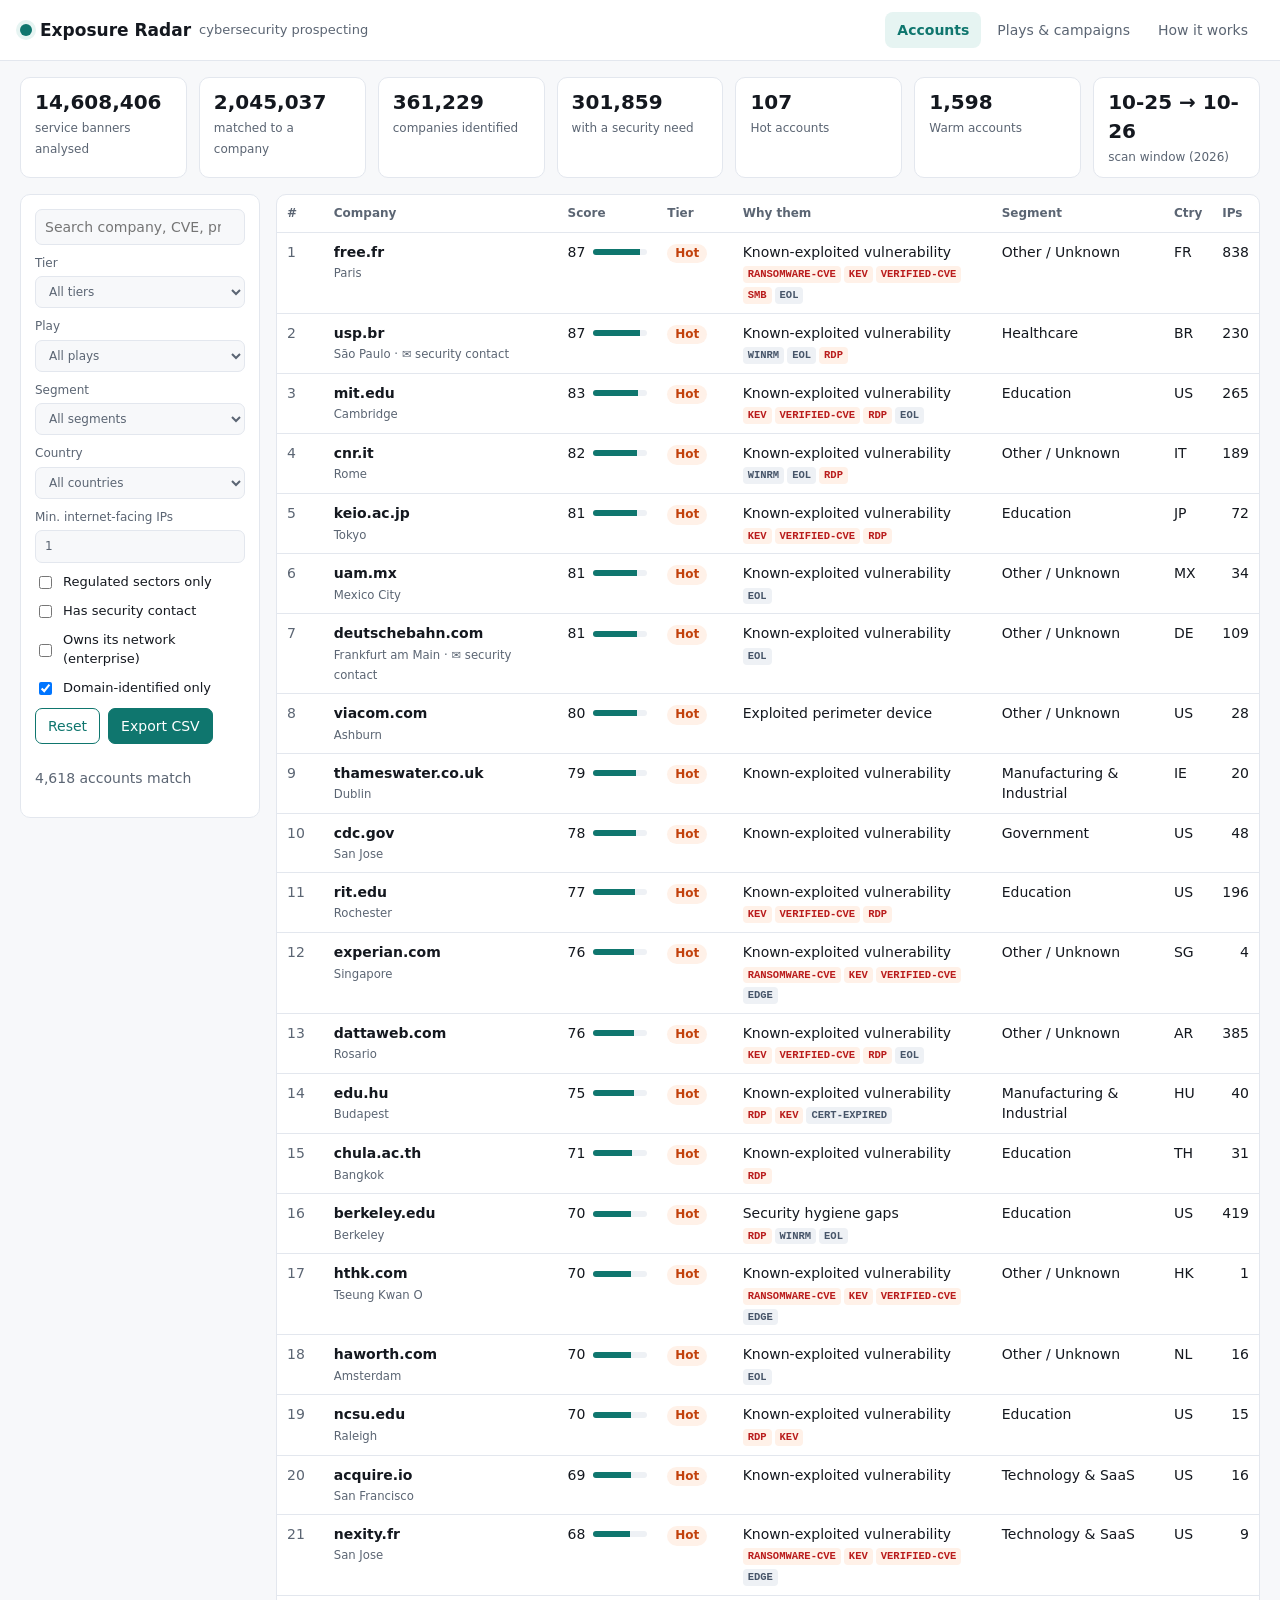
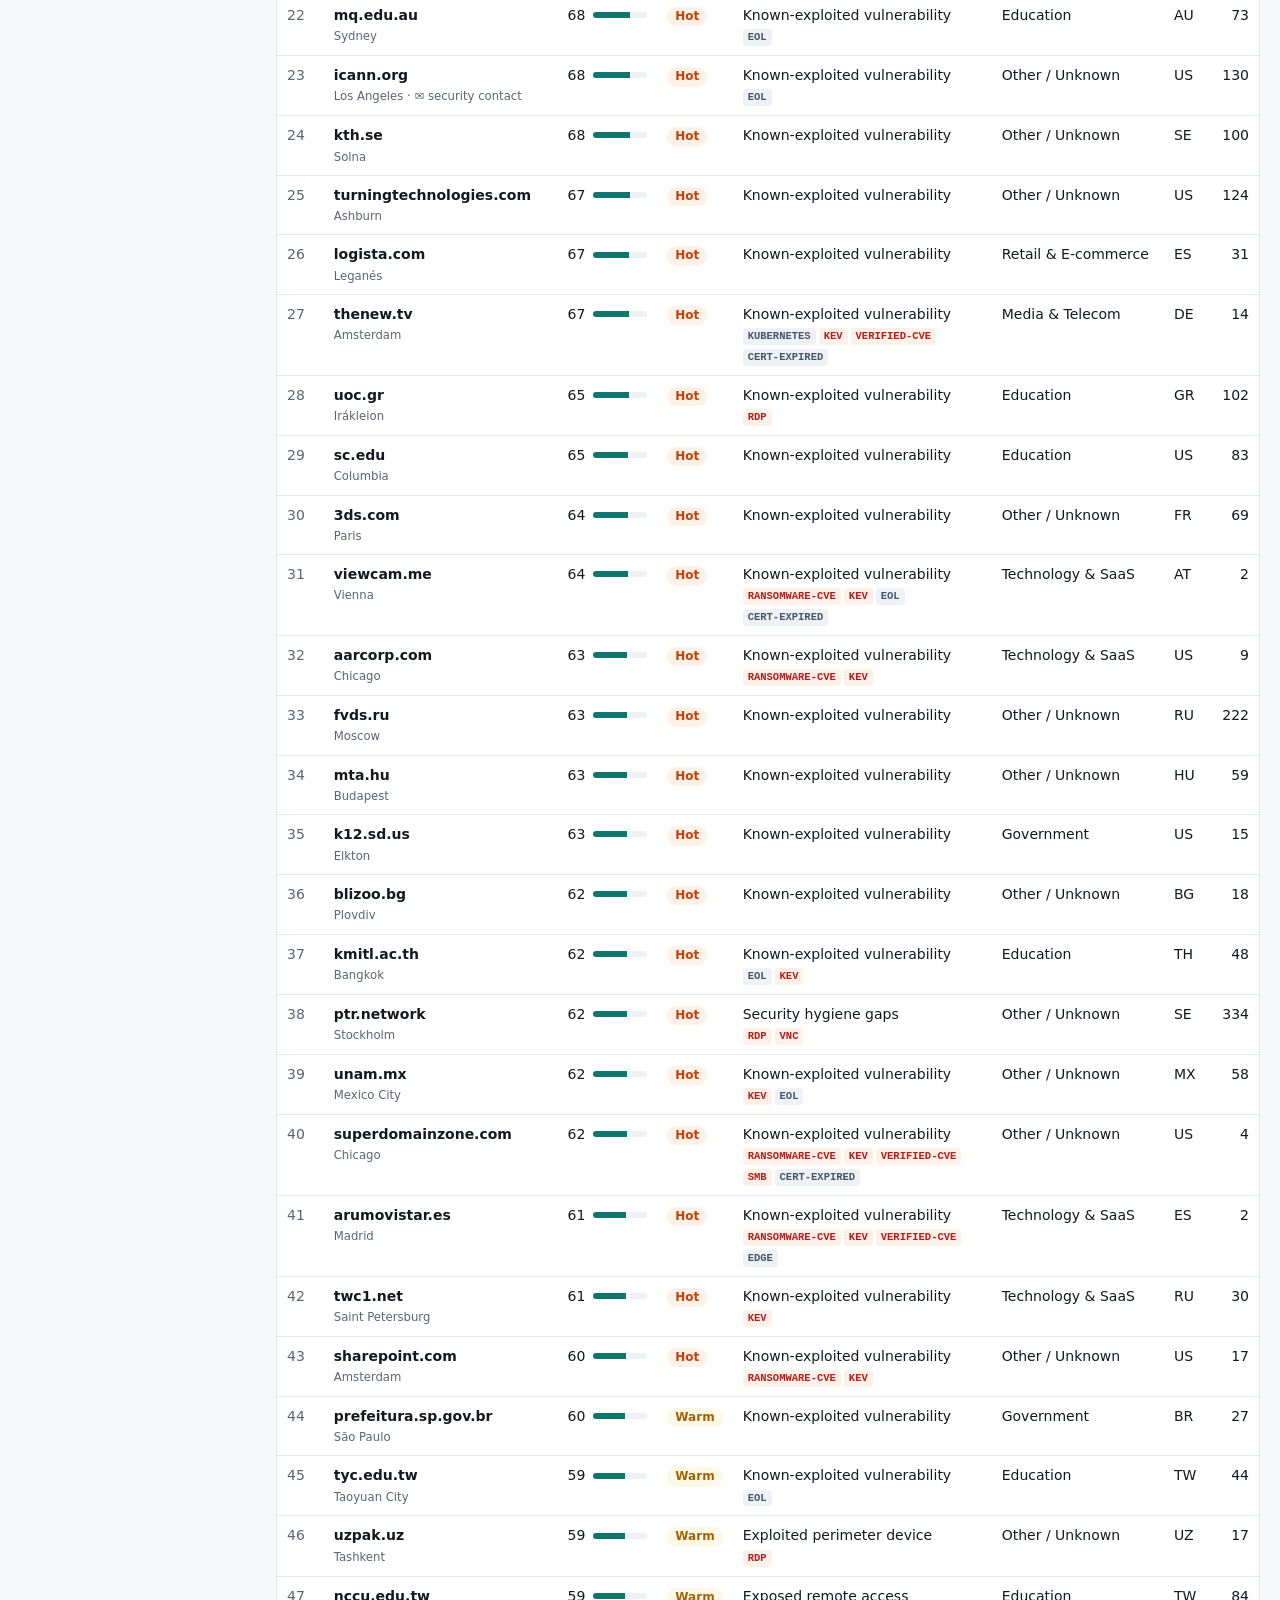
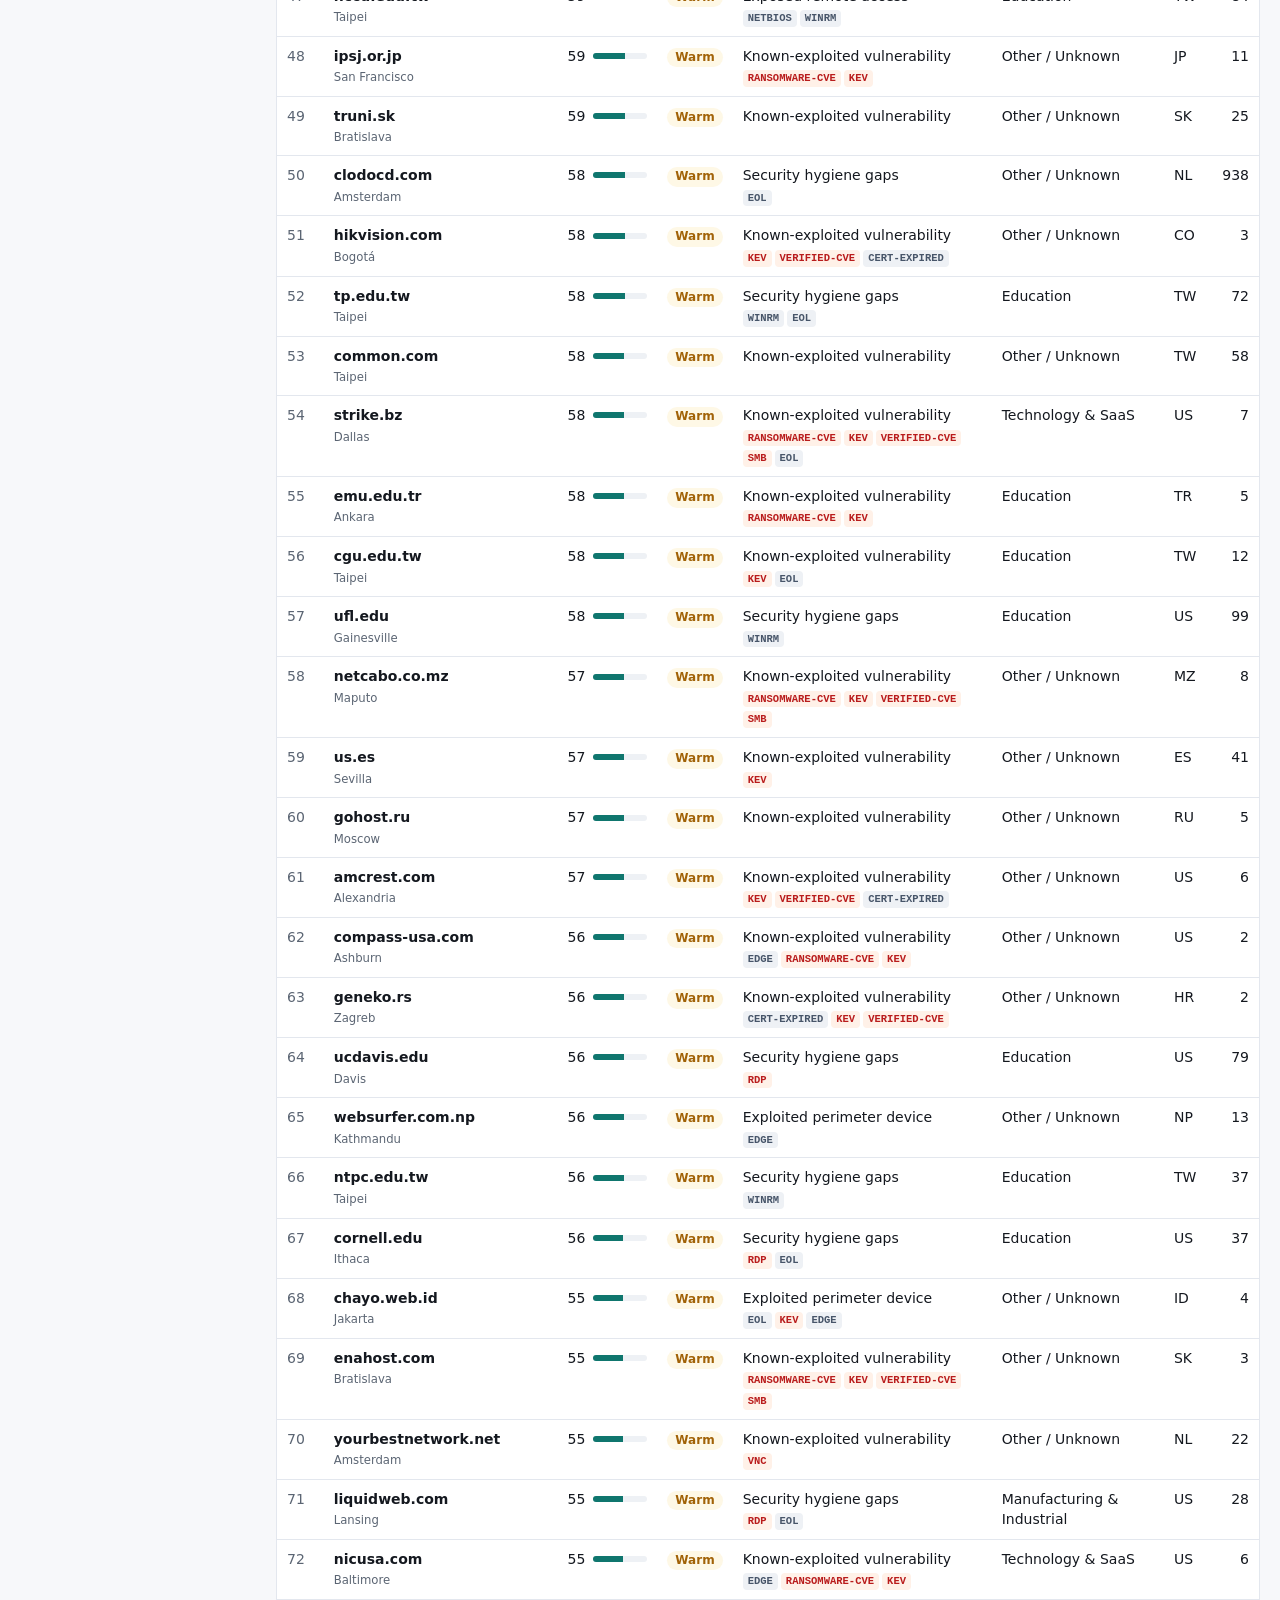
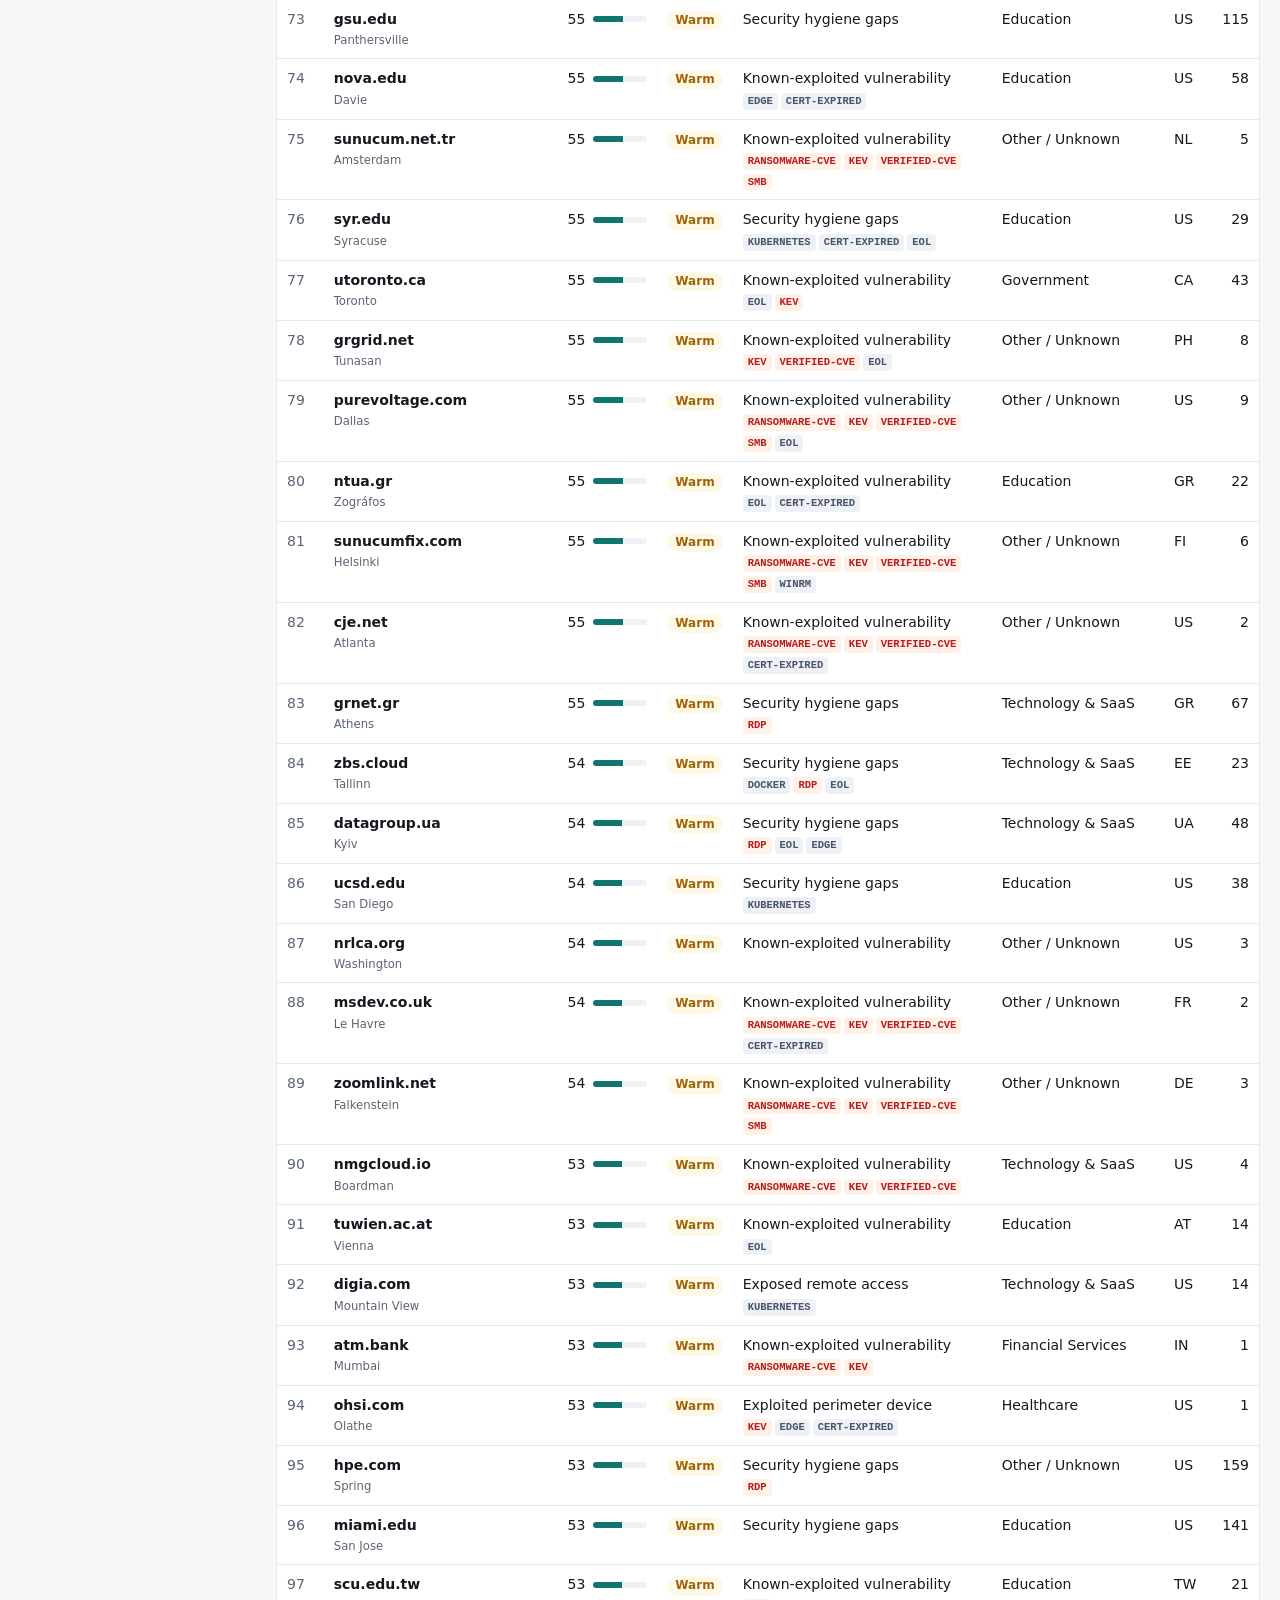
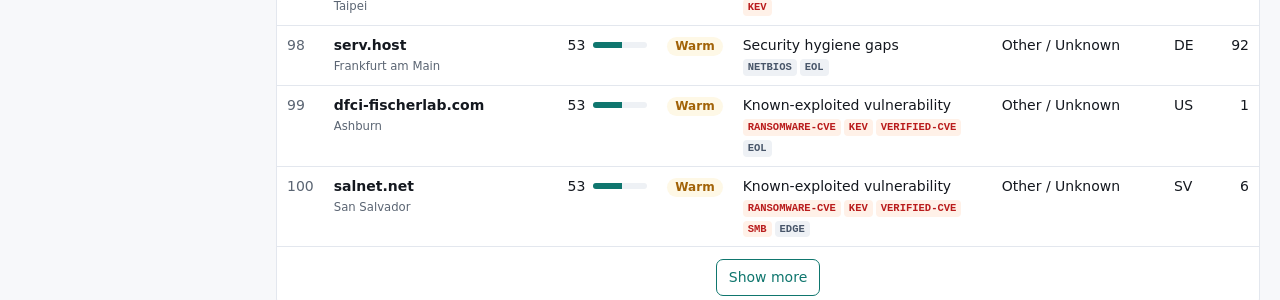
<file: app/index.html>
<!doctype html>
<html lang="en">
<head>
<meta charset="utf-8">
<meta name="viewport" content="width=device-width, initial-scale=1">
<title>Exposure Radar</title>
<meta name="description" content="Find and prioritise companies that need cybersecurity help now, ranked from internet scan signals.">
<link rel="icon" href="data:image/svg+xml,<svg xmlns='http://www.w3.org/2000/svg' viewBox='0 0 32 32'><circle cx='16' cy='16' r='14' fill='%230f766e'/><circle cx='16' cy='16' r='8' fill='none' stroke='white' stroke-width='2'/><circle cx='16' cy='16' r='2.5' fill='white'/></svg>">
<link rel="stylesheet" href="style.css">
</head>
<body>
<header class="top">
  <div class="brand"><span class="dot"></span>Exposure Radar <small>cybersecurity prospecting</small></div>
  <nav class="tabs" role="tablist">
    <button class="tab active" data-tab="accounts">Accounts</button>
    <button class="tab" data-tab="plays">Plays &amp; campaigns</button>
    <button class="tab" data-tab="method">How it works</button>
  </nav>
</header>

<section id="kpis" class="kpis"></section>

<main>
  <section id="tab-accounts" class="panel active">
    <aside class="filters">
      <input id="q" type="search" placeholder="Search company, CVE, product…" aria-label="Search">
      <label>Tier
        <select id="f-tier"><option value="">All tiers</option><option>Hot</option><option>Warm</option><option>Nurture</option></select>
      </label>
      <label>Play <select id="f-play"><option value="">All plays</option></select></label>
      <label>Segment <select id="f-seg"><option value="">All segments</option></select></label>
      <label>Country <select id="f-country"><option value="">All countries</option></select></label>
      <label>Min. internet-facing IPs <input id="f-ips" type="number" min="1" value="1"></label>
      <label class="chk"><input id="f-reg" type="checkbox"> Regulated sectors only</label>
      <label class="chk"><input id="f-contact" type="checkbox"> Has security contact</label>
      <label class="chk"><input id="f-own" type="checkbox"> Owns its network (enterprise)</label>
      <label class="chk"><input id="f-named" type="checkbox" checked> Domain-identified only</label>
      <div class="filter-actions">
        <button id="reset" class="ghost">Reset</button>
        <button id="export">Export CSV</button>
      </div>
      <p id="count" class="muted"></p>
    </aside>
    <div class="list-wrap">
      <table class="accounts">
        <thead><tr>
          <th>#</th><th>Company</th><th class="num">Score</th><th>Tier</th><th>Why them</th>
          <th>Segment</th><th>Ctry</th><th class="num">IPs</th>
        </tr></thead>
        <tbody id="rows"></tbody>
      </table>
      <button id="more" class="ghost more">Show more</button>
    </div>
  </section>

  <section id="tab-plays" class="panel">
    <h2>Plays</h2>
    <p class="muted">Each account is assigned the play with the most evidence behind it. Click a play to work that list.</p>
    <div id="plays" class="cards"></div>
    <h2>Patch-now campaigns</h2>
    <p class="muted">Known-exploited CVEs (CISA KEV) and how many scored accounts are exposed. One CVE = one outbound campaign with a ready-made reason to call.</p>
    <div id="campaigns" class="cards small"></div>
  </section>

  <section id="tab-method" class="panel prose" id="method"></section>
</main>

<div id="drawer" class="drawer" aria-hidden="true">
  <button class="close" aria-label="Close">×</button>
  <div id="detail"></div>
</div>
<div id="scrim" class="scrim"></div>

<script src="app.js"></script>
</body>
</html>
</file>
<file: app/style.css>
:root {
  --bg: #f7f8fa; --panel: #ffffff; --ink: #14181f; --muted: #5b6573; --line: #e3e7ee;
  --accent: #0f766e; --accent-soft: #e6f4f2;
  --hot: #c2410c; --hot-soft: #fff1e8; --warm: #a16207; --warm-soft: #fef8e6;
  --cool: #475569; --cool-soft: #eef1f5; --danger: #b91c1c;
  --mono: ui-monospace, SFMono-Regular, Menlo, Consolas, monospace;
}
@media (prefers-color-scheme: dark) {
  :root:not([data-theme="light"]) {
    --bg: #0e1116; --panel: #161b22; --ink: #e6e9ef; --muted: #9aa4b2; --line: #262d37;
    --accent: #2dd4bf; --accent-soft: #0f2e2b;
    --hot: #fb923c; --hot-soft: #3a1d0e; --warm: #facc15; --warm-soft: #33290a;
    --cool: #a3b1c2; --cool-soft: #1d2430; --danger: #f87171;
  }
}
* { box-sizing: border-box; }
body { margin: 0; background: var(--bg); color: var(--ink); font: 14px/1.45 system-ui, -apple-system, "Segoe UI", Roboto, sans-serif; }
button, input, select { font: inherit; color: inherit; }
.muted { color: var(--muted); }

.top { display: flex; align-items: center; justify-content: space-between; gap: 16px; padding: 12px 20px;
  background: var(--panel); border-bottom: 1px solid var(--line); position: sticky; top: 0; z-index: 5; flex-wrap: wrap; }
.brand { font-weight: 700; font-size: 17px; display: flex; align-items: center; gap: 8px; }
.brand small { font-weight: 400; color: var(--muted); font-size: 13px; }
.dot { width: 12px; height: 12px; border-radius: 50%; background: var(--accent); box-shadow: 0 0 0 4px var(--accent-soft); }
.tabs { display: flex; gap: 4px; }
.tab { border: 0; background: none; padding: 8px 12px; border-radius: 8px; cursor: pointer; color: var(--muted); }
.tab.active { background: var(--accent-soft); color: var(--accent); font-weight: 600; }

.kpis { display: grid; grid-template-columns: repeat(auto-fit, minmax(150px, 1fr)); gap: 12px; padding: 16px 20px 0; }
.kpi { background: var(--panel); border: 1px solid var(--line); border-radius: 10px; padding: 10px 14px; }
.kpi b { display: block; font-size: 20px; font-variant-numeric: tabular-nums; }
.kpi span { color: var(--muted); font-size: 12px; }

main { padding: 16px 20px 40px; }
.panel { display: none; }
.panel.active { display: block; }
#tab-accounts.active { display: grid; grid-template-columns: 240px 1fr; gap: 16px; align-items: start; }

.filters { background: var(--panel); border: 1px solid var(--line); border-radius: 10px; padding: 14px;
  display: flex; flex-direction: column; gap: 10px; position: sticky; top: 70px; }
.filters label { display: flex; flex-direction: column; gap: 4px; font-size: 12px; color: var(--muted); }
.filters label.chk { flex-direction: row; align-items: center; gap: 8px; color: var(--ink); font-size: 13px; }
.filters input[type=search], .filters select, .filters input[type=number] {
  width: 100%; padding: 7px 9px; border: 1px solid var(--line); border-radius: 7px; background: var(--bg); }
.filter-actions { display: flex; gap: 8px; }
button { border: 1px solid var(--accent); background: var(--accent); color: #fff; border-radius: 7px; padding: 7px 12px; cursor: pointer; }
button.ghost { background: transparent; color: var(--accent); }

.list-wrap { background: var(--panel); border: 1px solid var(--line); border-radius: 10px; overflow-x: auto; }
table.accounts { width: 100%; border-collapse: collapse; }
.accounts th { text-align: left; font-size: 12px; color: var(--muted); font-weight: 600; padding: 10px; border-bottom: 1px solid var(--line); white-space: nowrap; }
.accounts td { padding: 9px 10px; border-bottom: 1px solid var(--line); vertical-align: top; }
.accounts tbody tr { cursor: pointer; }
.accounts tbody tr:hover { background: var(--accent-soft); }
.num { text-align: right; font-variant-numeric: tabular-nums; }
.co b { display: block; }
.co small { color: var(--muted); }
.more { display: block; margin: 12px auto; }

.score { display: flex; align-items: center; gap: 8px; justify-content: flex-end; }
.bar { width: 54px; height: 6px; background: var(--cool-soft); border-radius: 3px; overflow: hidden; }
.bar i { display: block; height: 100%; background: var(--accent); }

.pill { display: inline-block; padding: 1px 8px; border-radius: 999px; font-size: 12px; font-weight: 600; white-space: nowrap; }
.pill.Hot { background: var(--hot-soft); color: var(--hot); }
.pill.Warm { background: var(--warm-soft); color: var(--warm); }
.pill.Nurture { background: var(--cool-soft); color: var(--cool); }
.flag { display: inline-block; font: 600 10.5px/1.6 var(--mono); padding: 0 5px; border-radius: 4px; margin: 2px 3px 0 0;
  background: var(--cool-soft); color: var(--cool); }
.flag.crit { background: var(--hot-soft); color: var(--danger); }

.cards { display: grid; grid-template-columns: repeat(auto-fill, minmax(260px, 1fr)); gap: 12px; margin-bottom: 24px; }
.cards.small { grid-template-columns: repeat(auto-fill, minmax(200px, 1fr)); }
.card { background: var(--panel); border: 1px solid var(--line); border-radius: 10px; padding: 14px; cursor: pointer; }
.card:hover { border-color: var(--accent); }
.card h3 { margin: 0 0 4px; font-size: 15px; }
.card .n { font-size: 22px; font-weight: 700; font-variant-numeric: tabular-nums; }
.card p { margin: 6px 0 0; color: var(--muted); font-size: 13px; }

.drawer { position: fixed; top: 0; right: 0; height: 100%; width: min(640px, 100%); background: var(--panel);
  border-left: 1px solid var(--line); transform: translateX(100%); transition: transform .18s ease; z-index: 20; overflow-y: auto; padding: 20px 22px 40px; }
.drawer.open { transform: none; }
.scrim { position: fixed; inset: 0; background: rgba(0,0,0,.25); opacity: 0; pointer-events: none; transition: opacity .18s; z-index: 10; }
.scrim.open { opacity: 1; pointer-events: auto; }
.close { position: absolute; top: 12px; right: 14px; background: none; border: 0; color: var(--muted); font-size: 24px; }
.drawer h2 { margin: 0 32px 2px 0; font-size: 20px; word-break: break-word; }
.drawer h4 { margin: 20px 0 8px; font-size: 12px; text-transform: uppercase; letter-spacing: .04em; color: var(--muted); }
.breakdown { display: grid; grid-template-columns: repeat(3, 1fr); gap: 8px; margin-top: 12px; }
.breakdown div { background: var(--bg); border-radius: 8px; padding: 8px 10px; }
.breakdown b { font-size: 18px; display: block; }
.breakdown span { font-size: 12px; color: var(--muted); }
.sig { display: flex; justify-content: space-between; border-bottom: 1px dashed var(--line); padding: 4px 0; }
.ev { width: 100%; border-collapse: collapse; font-size: 12.5px; }
.ev td { border-bottom: 1px solid var(--line); padding: 6px 4px; vertical-align: top; }
.ev code { font-family: var(--mono); font-size: 12px; }
.talk { background: var(--accent-soft); border-radius: 8px; padding: 12px 14px; }
.talk p { margin: 0 0 8px; }
ul.plain { margin: 0; padding-left: 18px; }

.prose { max-width: 860px; }
.prose h2 { margin-top: 28px; }
.prose table { border-collapse: collapse; margin: 8px 0 16px; }
.prose td, .prose th { border: 1px solid var(--line); padding: 6px 10px; text-align: left; }
.prose code { font-family: var(--mono); background: var(--cool-soft); padding: 0 4px; border-radius: 4px; }

@media (max-width: 820px) {
  #tab-accounts.active { grid-template-columns: 1fr; }
  .filters { position: static; }
  .top { padding: 10px 16px; }
  main, .kpis { padding-left: 16px; padding-right: 16px; }
  .hide-sm { display: none; }
}
</file>
